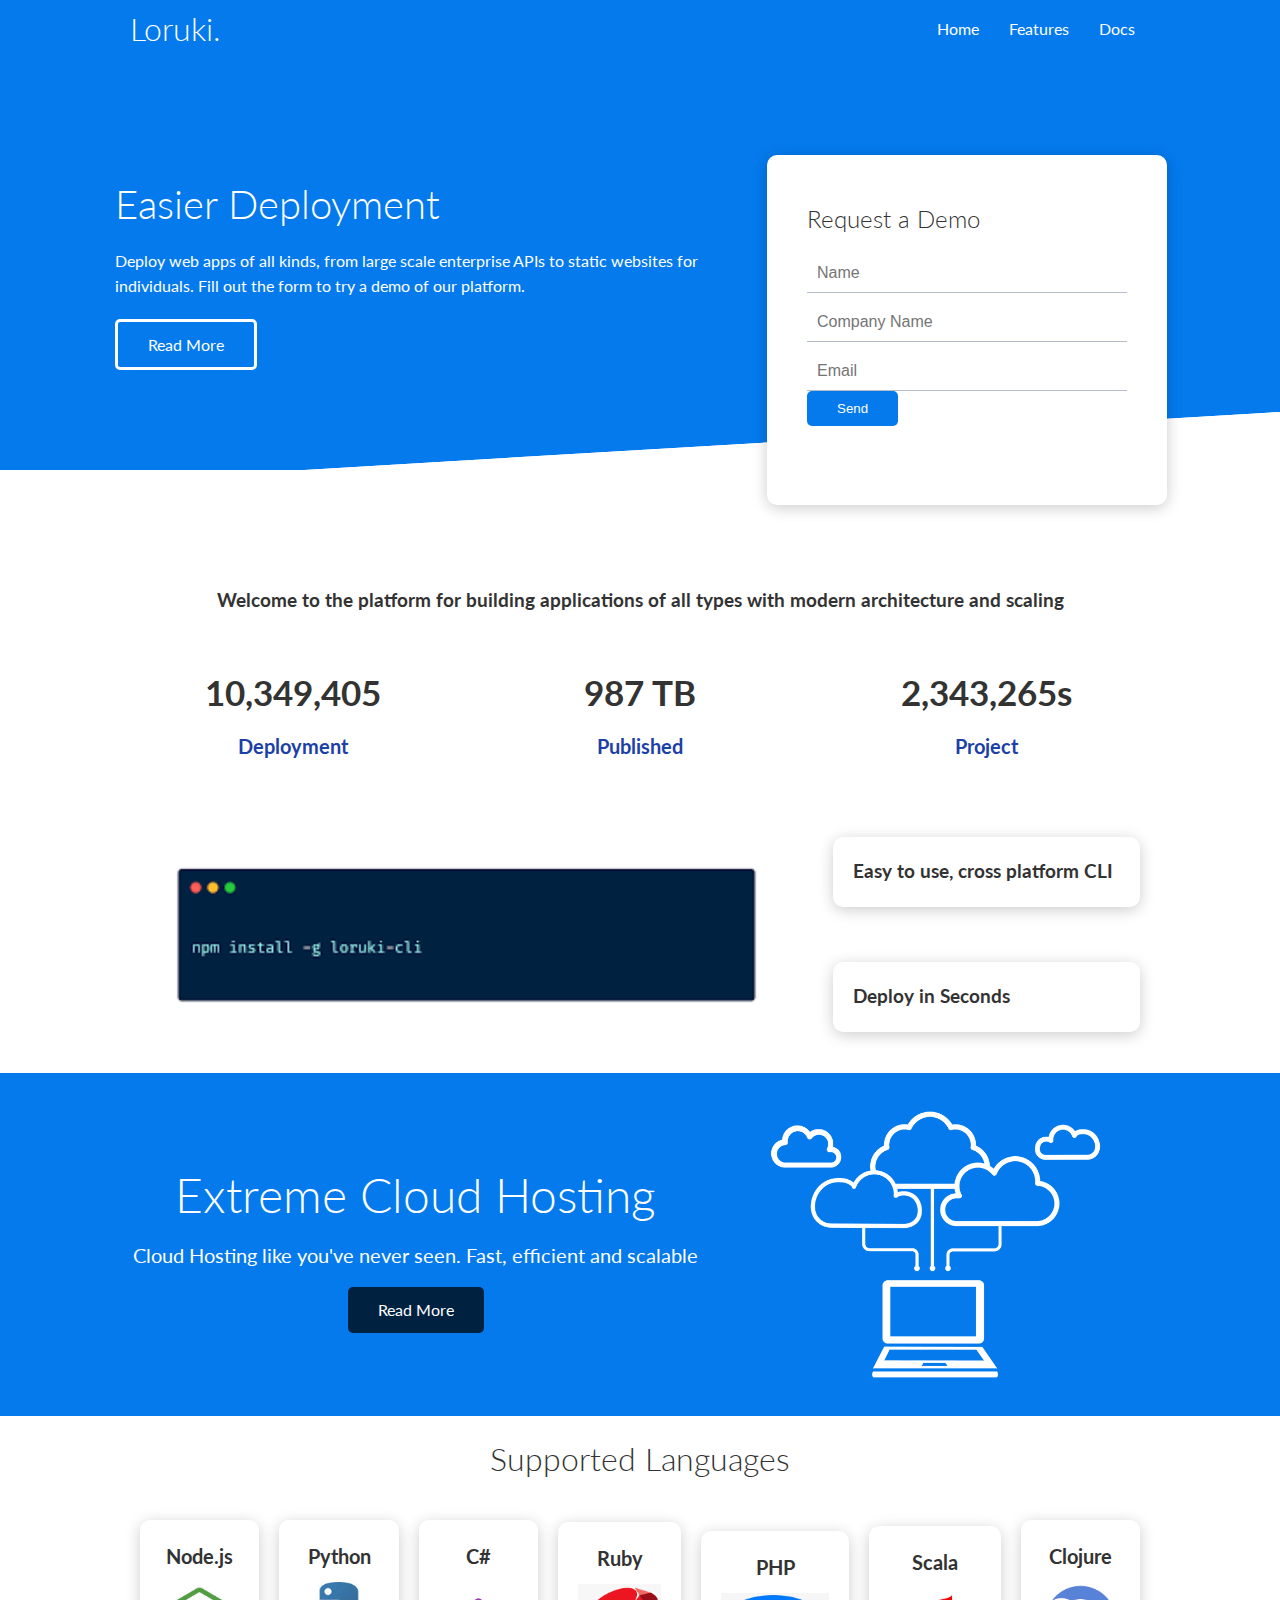
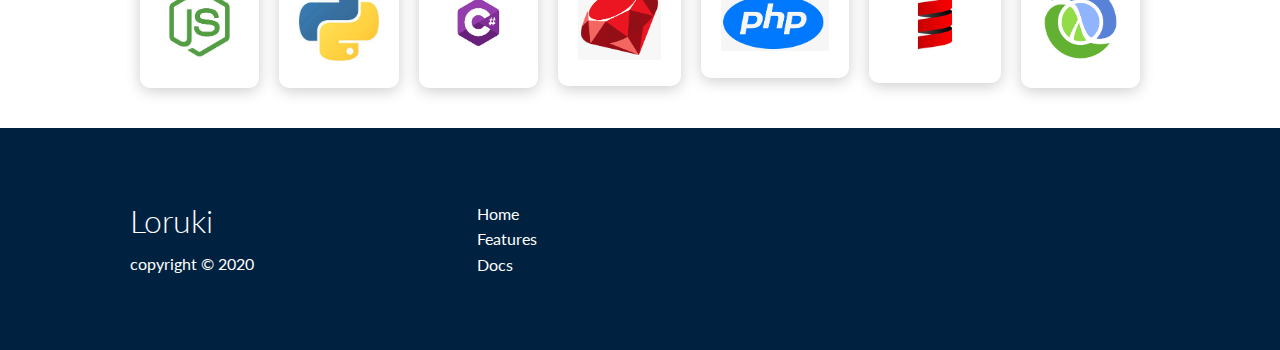
<file: index.html>
<!DOCTYPE html>
<html lang="en" dir="ltr">
  <head>
    <meta charset="utf-8">
    <meta name="viewport" content="width=device-width, initial-scale=1.0">

    <link rel="stylesheet" href="https://cdnjs.cloudflare.com/ajax/libs/font-awesome/5.15.1/css/all.min.css" integrity="sha512-+4zCK9k+qNFUR5X+cKL9EIR+ZOhtIloNl9GIKS57V1MyNsYpYcUrUeQc9vNfzsWfV28IaLL3i96P9sdNyeRssA==" crossorigin="anonymous" referrerpolicy="no-referrer" />
    
    <title>Loruki / cloud hosting For everyone</title>
    <link rel="stylesheet" href="css/styles.css">
    <link rel="stylesheet" href="css/basic_styles.css">
  </head>
  <body>
    <!--Nav bar-->
    <div class="navbar">
      <div class="container flex">
        <h1 class="logo">Loruki.</h1>
      <nav>
        <ul>
          <li><a href="index.html">Home</a></li>
          <li><a href="features.html">Features</a></li>
          <li><a href="docs.html">Docs</a></li>
        </ul>
      </nav>

      </div>
      
    </div>

    <!--Showcase-->
    <section class="showcase">
      <div class="container grid">
        <div class="showcase-text">
          <h1>Easier Deployment</h1>
          <p>Deploy web apps of all kinds, from large scale 
            enterprise APIs to static websites for individuals. Fill out the form to try a demo of our platform.
          </p>
          <a href="features.html" class="btn btn-outliine">Read More</a>
        </div>

        <div class="showcase-form card">
          <h2>Request a Demo</h2>
          <form>
            <div class="form-control">
              <input type="text" name="name" placeholder="Name" required>
            </div>

            <div class="form-control">
              <input type="text" name="company" placeholder="Company Name" required>
            </div>

            <div class="form-control">
              <input type="text" name="email" placeholder="Email" required>
            </div>

            <input type="submit" value="Send" class="btn btn-primary">
          </form>
        </div>
      </div>
    </section>

    <!--Stat-->
    <section class="stats">
      <div class="container">
        <h3 class="stats-heading text-center my-1">Welcome to the platform for building applications 
          of all types with modern architecture and scaling
        </h3>

        <div class="grid grid-3 text-center my-4">
          <div>
            <i class="fas fa-server fa-3x"></i>
            <h3>10,349,405</h3>
            <p class="text-secondary">Deployment</p>
          </div>
            
          <div>
            <i class="fas fa-upload fa-3x"></i>          
            <h3>987 TB</h3>
            <p class="text-secondary">Published</p>
          </div>
          <div>
            <i class="fas fa-project-diagram fa-3x"></i>          
            <h3>2,343,265s</h3>
            <p class="text-secondary">Project</p>
          </div>
  
        </div>
            
      </div>

    </section>

    <!--Cli-->
    <section class="cli">
      <div class="container grid">
        <img src="images/cli.png" alt="">
        <div class="card">
          <h3>Easy to use, cross platform CLI</h3> 
        </div>
        <div class="card">
          <h3>Deploy in Seconds</h3> 
        </div>
      </div>
    </section>

    <!--Cloud-->
    <section class="cloud bg-primary my-2 py-2">
      <div class="container grid">
        <div class="text-center">
          <h2 class="lg">Extreme Cloud Hosting</h2>
          <p class="lead my-1">Cloud Hosting like you've never seen. 
            Fast, efficient and scalable
          </p>
          <a href="features.html" class="btn btn-dark">Read More</a>
        </div>

        <img src="images/cloud (1).png" alt="">
      </div>
    </section>

    <!--languages-->
    <section class="languages">
        <h2 class="md text-center my-2">
          Supported Languages
        </h2>
        <div class="container flex">
          <div class="card">
            <h4>Node.js</h4>
            <img src="images/logo/node.jpg" alt="">
          </div>

          <div class="card">
            <h4>Python</h4>
            <img src="images/logo/python.jpg" alt="">
          </div>

          <div class="card">
            <h4>C#</h4>
            <img src="images/logo/csharp.png" alt="">
          </div>

          <div class="card">
            <h4>Ruby</h4>
            <img src="images/logo/ruby.png" alt="">
          </div>

          <div class="card">
            <h4>PHP</h4>
            <img src="images/logo/php.png" alt="">
          </div>

          <div class="card">
            <h4>Scala</h4>
            <img src="images/logo/scala.jpg" alt="">
          </div>

          <div class="card">
            <h4>Clojure</h4>
            <img src="images/logo/closure.png" alt="">
          </div>

        </div>
        

    </section>

    <!--Footer-->
    <footer class="footer bg-dark py-5">
      <div class="container grid grid-3">
        <div>
          <h1>Loruki</h1>
          <p>copyright &copy; 2020</p>
        </div>
        <nav>
          <ul>
            <li><a href="index.html">Home</a></li>
            <li><a href="features.html">Features</a></li>
            <li><a href="docs.html">Docs</a></li>
          </ul>
        </nav>

        <div class="social icons">
          <a href="#"><i class="fab fa-github fa-2x"></i></a>
          <a href="#"><i class="fab fa-facebook fa-2x"></i></a>
          <a href="#"><i class="fab fa-instagram fa-2x"></i></a>
          <a href="#"><i class="fab fa-twitter fa-2x"></i></a>
        </div>

      </div>
    </footer>


  </body>
</html>
</file>
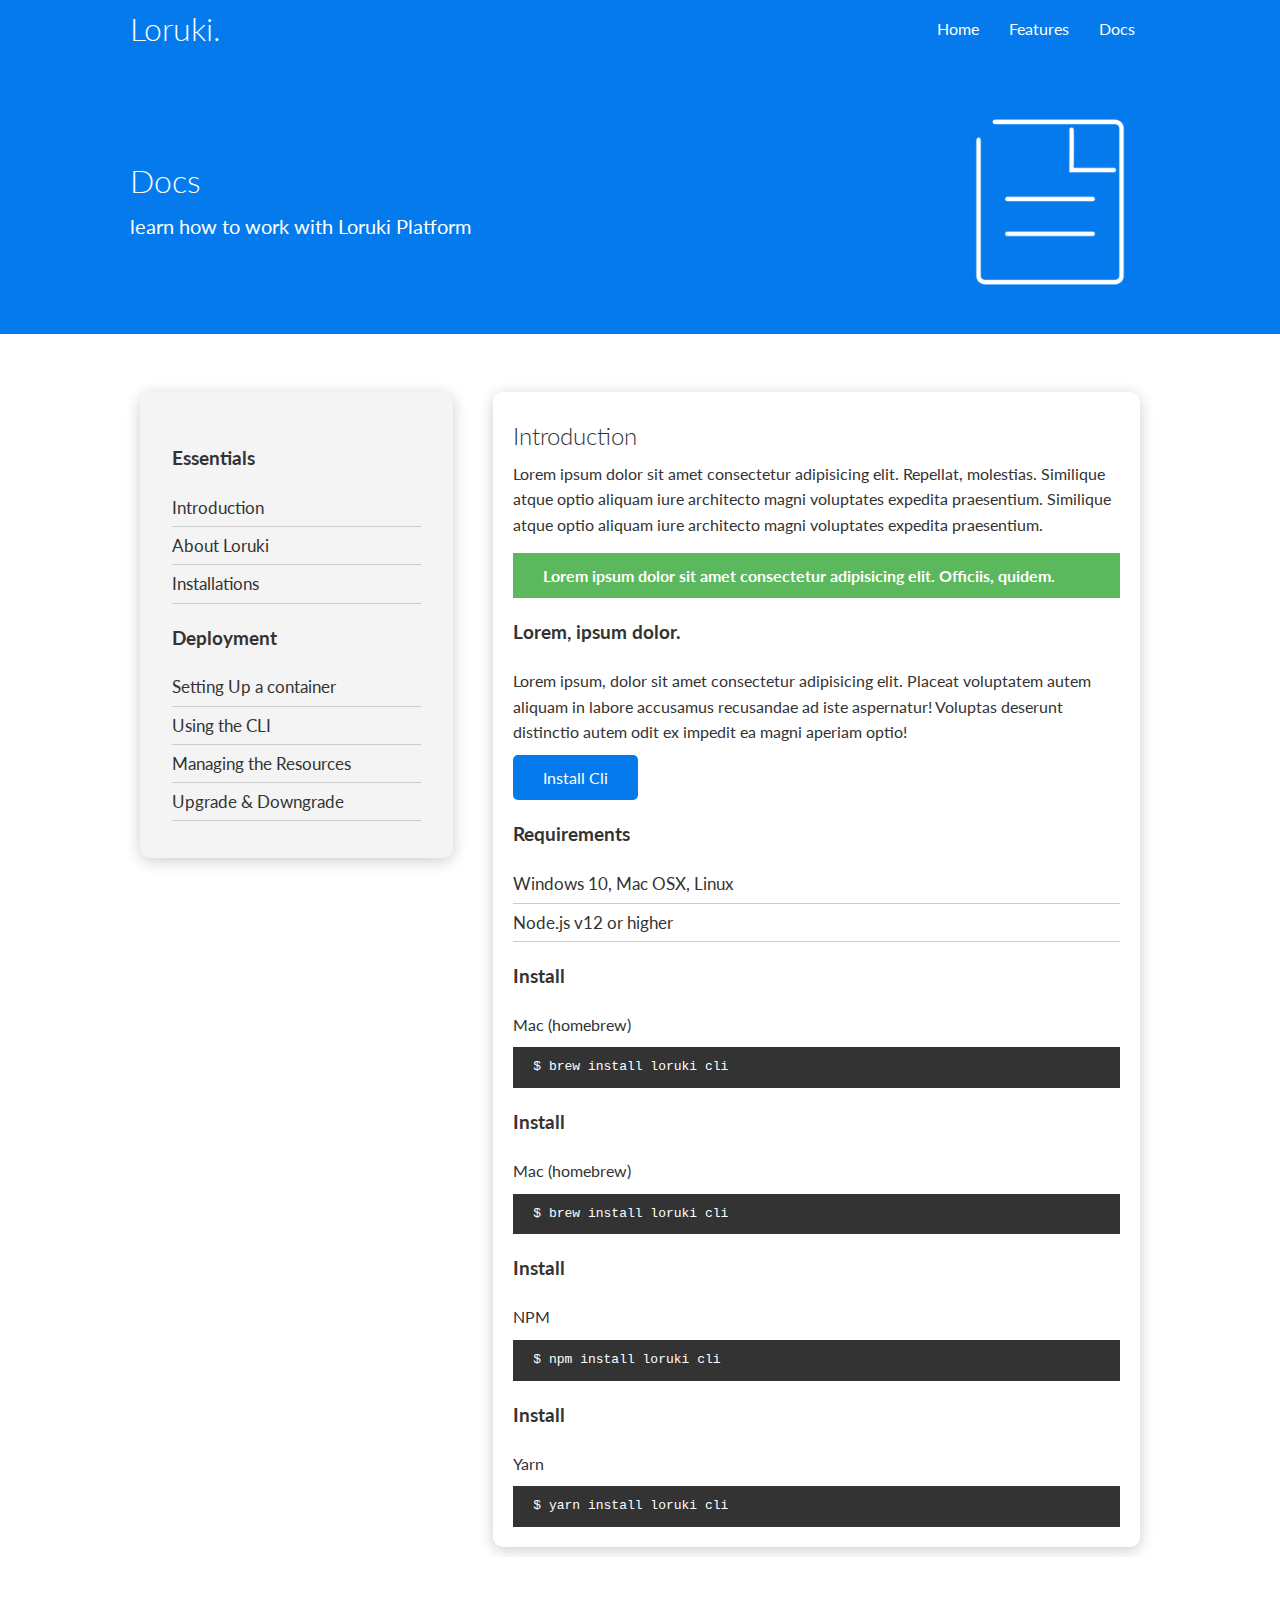
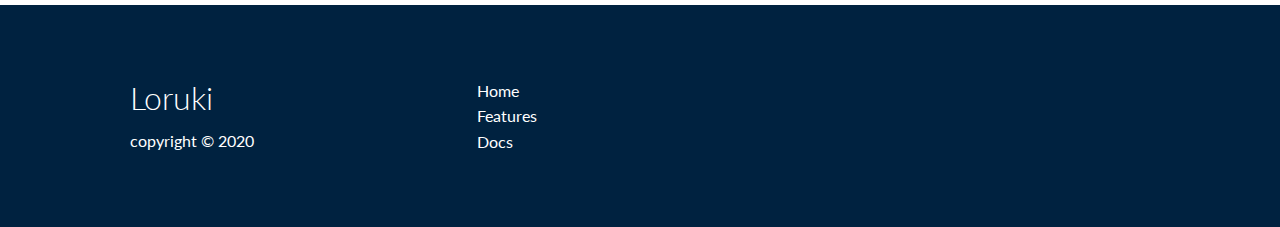
<file: docs.html>
<!DOCTYPE html>
<html lang="en" dir="ltr">
  <head>
    <meta charset="utf-8">
    <meta name="viewport" content="width=device-width, initial-scale=1.0">

    <link rel="stylesheet" href="https://cdnjs.cloudflare.com/ajax/libs/font-awesome/5.15.1/css/all.min.css" integrity="sha512-+4zCK9k+qNFUR5X+cKL9EIR+ZOhtIloNl9GIKS57V1MyNsYpYcUrUeQc9vNfzsWfV28IaLL3i96P9sdNyeRssA==" crossorigin="anonymous" referrerpolicy="no-referrer" />
    
    <title>Loruki / cloud hosting For everyone</title>
    <link rel="stylesheet" href="css/styles.css">
    <link rel="stylesheet" href="css/basic_styles.css">
  </head>
  <body>
    <!--Nav bar-->
    <div class="navbar">
      <div class="container flex">
        <h1 class="logo">Loruki.</h1>
      <nav>
        <ul>
          <li><a href="index.html">Home</a></li>
          <li><a href="features.html">Features</a></li>
          <li><a href="docs.html">Docs</a></li>
        </ul>
      </nav>

      </div>
      
    </div>

     <!--Head Area-->
     <section class="docs-head bg-primary py-3">
         <div class="container grid">
             <div>
                <h1 class="xl">Docs</h1>
                <p class="lead">
                    learn how to work with Loruki Platform
                </p>
             </div>

             <img src="images/docs.png" alt="">             
         </div>        

     </section>

     <!--Docs Main-->
     <section class="docs-main my-4">
         <div class="container grid">
             <div class="card bg-light p-3">
                 <h3 class="my-2">Essentials</h3>
                 <nav>
                     <ul>
                         <li><a href="">Introduction</a></li>
                         <li><a href="">About Loruki</a></li>
                         <li><a href="">Installations</a></li>
                     </ul>
                 </nav>

                 <h3 class="my-2">Deployment</h3>
                 <nav>
                     <ul>
                         <li><a href="">Setting Up a container</a></li>
                         <li><a href="">Using the CLI</a></li>
                         <li><a href="">Managing the Resources</a></li>
                         <li><a href="">Upgrade & Downgrade</a></li>
                     </ul>
                 </nav>
    
             </div>

             <div class="card">
                 <h2>Introduction</h2>
                 <p>Lorem ipsum dolor sit amet consectetur adipisicing elit. Repellat, molestias. 
                    Similique atque optio aliquam iure architecto magni voluptates expedita praesentium.
                    Similique atque optio aliquam iure architecto magni voluptates expedita praesentium.
                </p>

                <div class="alert alert-success">
                    <i class="fas fa-info"></i>Lorem ipsum dolor sit amet consectetur 
                    adipisicing elit. Officiis, quidem.
                </div>
                <h3>Lorem, ipsum dolor.</h3>
                <p>Lorem ipsum, dolor sit amet consectetur adipisicing elit. 
                    Placeat voluptatem autem aliquam in labore accusamus recusandae ad iste aspernatur! 
                    Voluptas deserunt distinctio autem odit ex impedit ea magni aperiam optio!
                </p>
                <a href="#" class="btn bt-primary">Install Cli</a>

                <h3>Requirements</h3>
                <ul>
                    <li><a href="">Windows 10, Mac OSX, Linux</a></li>
                    <li><a href=""> Node.js v12 or higher </a></li>
                </ul>

                <h3>Install</h3>
                <p>Mac (homebrew)</p>
                <pre><code>$ brew install loruki cli</code></pre>

                <h3>Install</h3>
                <p>Mac (homebrew)</p>
                <pre><code>$ brew install loruki cli</code></pre>

                <h3>Install</h3>
                <p>NPM</p>
                <pre><code>$ npm install loruki cli</code></pre>

                <h3>Install</h3>
                <p>Yarn</p>
                <pre><code>$ yarn install loruki cli</code></pre>

             </div>
         </div>

     </section>

     



    

    <!--Footer-->
    <footer class="footer bg-dark py-5">
      <div class="container grid grid-3">
        <div>
          <h1>Loruki</h1>
          <p>copyright &copy; 2020</p>
        </div>
        <nav>
          <ul>
            <li><a href="index.html">Home</a></li>
            <li><a href="features.html">Features</a></li>
            <li><a href="docs.html">Docs</a></li>
          </ul>
        </nav>

        <div class="social icons">
          <a href="#"><i class="fab fa-github fa-2x"></i></a>
          <a href="#"><i class="fab fa-facebook fa-2x"></i></a>
          <a href="#"><i class="fab fa-instagram fa-2x"></i></a>
          <a href="#"><i class="fab fa-twitter fa-2x"></i></a>


        </div>

      </div>
    </footer>


  </body>
</html>
</file>
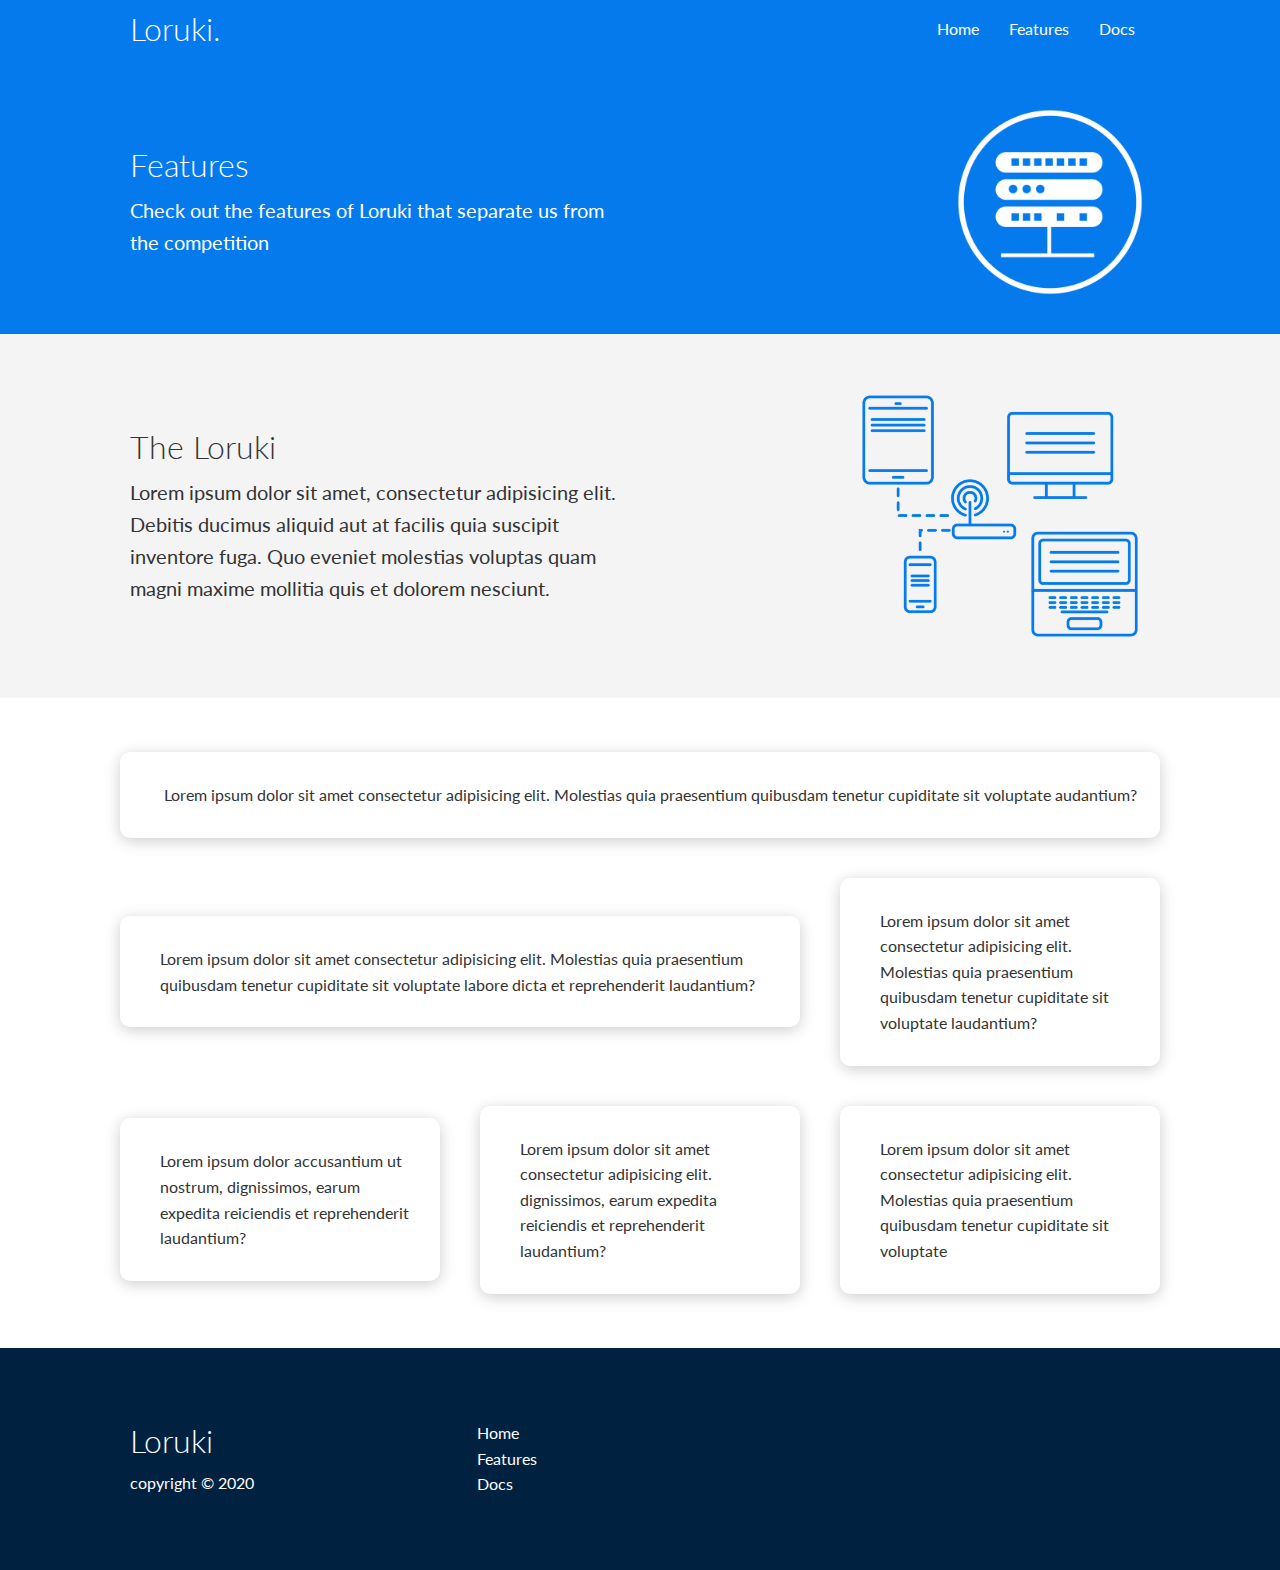
<file: features.html>
<!DOCTYPE html>
<html lang="en" dir="ltr">
  <head>
    <meta charset="utf-8">
    <meta name="viewport" content="width=device-width, initial-scale=1.0">

    <link rel="stylesheet" href="https://cdnjs.cloudflare.com/ajax/libs/font-awesome/5.15.1/css/all.min.css" integrity="sha512-+4zCK9k+qNFUR5X+cKL9EIR+ZOhtIloNl9GIKS57V1MyNsYpYcUrUeQc9vNfzsWfV28IaLL3i96P9sdNyeRssA==" crossorigin="anonymous" referrerpolicy="no-referrer" />
    
    <title>Loruki / cloud hosting For everyone</title>
    <link rel="stylesheet" href="css/styles.css">
    <link rel="stylesheet" href="css/basic_styles.css">
  </head>
  <body>
    <!--Nav bar-->
    <div class="navbar">
      <div class="container flex">
        <h1 class="logo">Loruki.</h1>
      <nav>
        <ul>
          <li><a href="index.html">Home</a></li>
          <li><a href="features.html">Features</a></li>
          <li><a href="docs.html">Docs</a></li>
        </ul>
      </nav>

      </div>
      
    </div>

     <!--Head Area-->
     <section class="features-head bg-primary py-3">
         <div class="container grid">
             <div>
                <h1 class="xl">Features</h1>
                <p class="lead">
                    Check out the features of Loruki that separate us from the competition
                </p>
             </div>

             <img src="images/server (1).png" alt="">             
         </div>        

     </section>

     <!--Sub head-->
     <div class="section features-sub-head bg-light py-3">
        <div class="container grid">
            <div>
               <h1 class="xl">The Loruki</h1>
               <p class="lead">
                 Lorem ipsum dolor sit amet, consectetur adipisicing 
                 elit. Debitis ducimus aliquid aut at facilis quia 
                 suscipit inventore fuga. Quo eveniet molestias 
                 voluptas quam magni maxime mollitia quis et dolorem 
                 nesciunt.  
               </p>
            </div>

            <img src="images/server2.png" alt="">             
        </div>    

     </div>

     <section class="features-main my-2" >
       <div class="container grid grid-3">
         <div class="card flex">
           <i class="fas fa-server fa-3x"></i>
           <p>Lorem ipsum dolor sit amet consectetur adipisicing elit. 
             Molestias quia praesentium quibusdam tenetur cupiditate sit voluptate 
             audantium?
            </p>

         </div>

         <div class="card flex">
          <i class="fas fa-database fa-3x"></i>
          <p>Lorem ipsum dolor sit amet consectetur adipisicing elit. 
            Molestias quia praesentium quibusdam tenetur cupiditate sit voluptate 
            labore dicta  et reprehenderit laudantium?
           </p>

        </div>

        <div class="card flex">
          <i class="fas fa-power-off fa-3x"></i>
          <p>Lorem ipsum dolor sit amet consectetur adipisicing elit. 
            Molestias quia praesentium quibusdam tenetur cupiditate sit voluptate 
            laudantium?
           </p>

        </div>

        <div class="card flex">
          <i class="fas fa-upload fa-3x"></i>
          <p>Lorem ipsum dolor accusantium ut nostrum, 
            dignissimos, earum expedita reiciendis et reprehenderit laudantium?
           </p>

        </div>

        <div class="card flex">
          <i class="fas fa-network-wired fa-3x"></i>
          <p>Lorem ipsum dolor sit amet consectetur adipisicing elit.       
            dignissimos, earum expedita reiciendis et reprehenderit laudantium?
           </p>

        </div>

        <div class="card flex">
          <i class="fas fa-laptop-code fa-3x"></i>
          <p>Lorem ipsum dolor sit amet consectetur adipisicing elit. 
            Molestias quia praesentium quibusdam tenetur cupiditate sit voluptate 
           </p>

        </div>

       </div>

     </section>


    

    <!--Footer-->
    <footer class="footer bg-dark py-5">
      <div class="container grid grid-3">
        <div>
          <h1>Loruki</h1>
          <p>copyright &copy; 2020</p>
        </div>
        <nav>
          <ul>
            <li><a href="index.html">Home</a></li>
            <li><a href="features.html">Features</a></li>
            <li><a href="docs.html">Docs</a></li>
          </ul>
        </nav>

        <div class="social icons">
          <a href="#"><i class="fab fa-github fa-2x"></i></a>
          <a href="#"><i class="fab fa-facebook fa-2x"></i></a>
          <a href="#"><i class="fab fa-instagram fa-2x"></i></a>
          <a href="#"><i class="fab fa-twitter fa-2x"></i></a>


        </div>

      </div>
    </footer>


  </body>
</html>
</file>
<file: css/styles.css>
@import url('https://fonts.googleapis.com/css2?family=Lato:wght@100;300&display=swap');

:root {
  --primary-color: #047aed;
  --secondary-color: #1c3fa8;
  --dark-color: #002240;
  --light-color: #f4f4f4;
  --success-color: #5cb85c;


}

*{
  box-sizing: border-box;
  padding: 0;
  margin: 0;
}

body{
  font-family: 'Lato', sans-serif;
  color: #333;
  line-height: 1.6;
}

a{
  text-decoration: none;
  color: #333;
}

h1, h2{
  font-weight: 300;
  line-height: 1.2;
  margin: 10px 0;
}

p{
  margin: 10px 0;
}

img{
  width: 100%;
}

/*Navbar*/
.navbar{
  background: var(--primary-color);
  color: #fff;
  height: 70px;
}

.navbar .flex{
  justify-content: space-between;
}

.navbar ul{
  display: flex;
  
}

.navbar a{
  color: #fff;
  padding: 10px;
  margin: 0 5px;
}

.navbar a:hover{
  border-bottom: 2px #fff solid;
   
}

/*Showcase*/
.showcase{
  height: 400px;
  background: var(--primary-color);
  color: #fff;
  position: relative;
}

.showcase h1{
  font-size: 40px;
  ;
}

.showcase p{
  margin: 20px 0;
}

.showcase .grid{
  grid-template-columns: 60% 40%;
  gap: 30px;
  overflow: visible;

}

.showcase-text{
  animation: SlideInFromleft 1s ease-in;
}

.card{
  background-color: #fff;
  border-radius: 10px;
  box-shadow: 0 3px 15px rgba(0, 0, 0, 0.2);
  padding: 20px;
  margin: 10px;
  color: #333;
  
}

.showcase-form{
  position: relative;
  top: 60px;
  height: 350px;
  width: 400px;
  padding: 40px;
  z-index: 100;
  animation: SlideInFromright 1s ease-in;
}
}

.showcase-form .form-control{
  margin: 30px 0;

}

.showcase-form input[type='text'], .showcase-form input[type='email']{
  border: 0;
  border-bottom: 1px solid #b4becb;
  width: 100%;
  padding: 10px;
  font-size: 16px;
  margin-top: 10px;
}


.showcase::before, .showcase::after{
  content: 'God is good';
  position: absolute;
  height: 100px;
  bottom: -80px;
  right: 0;
  left: 0;
  background-color:#fff;
  -webkit-transform: skewY(-3.4deg);
  -moz-transform: skewY(-3.4deg);
  -ms-transform: skewY(-3.4deg);
}

/*stats*/
.stats{
  padding-top: 100px;
  animation: SlideInFrombottom 1s ease-in;
}
}

.stats-heading{
  max-width: 500px;
  margin: auto;
}

.stats .grid h3{
  font-size: 35px;
}

.stats .grid p{
  font-size: 20px;
  font-weight: bold;
}

/*CLI*/
.cli .grid{
  grid-template-columns: repeat(3, 1fr);
}

.cli .grid>*:first-child{
  grid-column: 1/span 2;
  grid-row: 1 / span 2;
}

ul{
  list-style-type: none;
}

/*Cloud*/
.cloud .grid{
  grid-template-columns: 4fr 3fr;
}

/*languages .flex*/
.languages .card{
  text-align: center;
  margin: 18px 10px 40px;
  transition: transform 0.2s ease-in;
}

.languages .card h4{
  font-size: 20px;
  margin-bottom: 10px;
}

.languages .card:hover{
 transform: translateY(-15px)
}


/*features*/
.features-head img, .docs-head img{
  width: 200px;
  justify-self: flex-end;
}

.features-sub-head img{
  width: 300px;
  justify-self: flex-end;
}

.features-main .card>i{
  margin-right: 20px;
}

.features-main .grid{
  padding: 20px;

}

.features-main .grid>*:first-child{
  grid-column: 1/span 3;
}


.features-main .grid>*:nth-child(2){
  grid-column: 1/span 2;
}

/*docs*/
.docs-main h3{
  margin: 20px 0;
}

.docs-main .grid{
  grid-template-columns: 1fr 2fr;
  align-items: flex-start;
}

.docs-main ul li{
  font-size: 17px;
  padding-bottom: 5px;
  margin-bottom: 5px;
  border-bottom: 1px #ccc solid;
}

.docs-main a:hover{
  font-weight: bold;
}

pre, code{
  background: #333;
  color: white;
  padding: 10px;
}


/*footer*/
.footer .social a{
  margin: 0 10px;
}

/*Animations*/
@keyframes SlideInFromleft {
  0%{
    transform: translateX(-100%);
  }

  100%{
    transform: translateX(0);
  }
  
}

@keyframes SlideInFromright {
  0%{
    transform: translateX(100%);
  }

  100%{
    transform: translateX(0);
  }
  
}

@keyframes SlideInFromtop {
  0%{
    transform: translateY(-100%);
  }

  100%{
    transform: translateX(0);
  }
  
}

@keyframes SlideInFrombottom {
  0%{
    transform: translateY(100%);
  }

  100%{
    transform: translateX(0);
  }
  
}

/*Tablets and under*/
@media(max-width:750px){
  .grid,
  .showcase .grid,
  .stats .grid,
  .cli .grid,
  .cloud .grid, .features-main .grid, 
  .docs-main .grid,{
    grid-template-columns: 1fr;
    grid-template-rows: 1fr;
  }

  .showcase{
    height: auto;

  }

  .showcase-text{
    text-align: center;
    margin-top: 40px;
  }


  .showcase-form{
    justify-self: center;
    margin:auto;
  }

  .cli .grid > *:first-child{
    grid-column: 1;
    grid-row: 1;
  }

  .features-head, .features-sub-head, .docs-head{
    text-align: center;
  }

  .features-head img, .features-sub-head img, .docs-head img{
    justify-self: center;
  }

  .features-main .grid> *:first-child,
  .features-main .grid> *:nth-child(2){
    grid-column: 1;
  }


}

/*Moble*/
@media(max-width:500px){
  .navbar{
    height: 110px;
  }

  .navbar .flex{
    flex-direction: column;
  }

  .navbar ul{
    padding: 10px;
    background-color: rgba(0, 0, 0, 0.1);
  }

}
</file>
<file: css/basic_styles.css>
.btn{
    display: inline-block;
    padding: 10px 30px;
    cursor: pointer;
    background-color: var(--primary-color);
    color: white;
    border: none;
    border-radius: 5px;
  }
  
.btn-outliine{
background-color: transparent;
border: 3px #fff solid;
}

.btn:hover{
transform: scale(.99);
}



/*backgrounds & colored buttons*/
.bg-primary, .btn-primary{
    background-color: var(--primary-color);
    color: #fff;
}

.bg-secondary, .btn-secondary{
    background-color: var(--secondary-color);
    color:#fff;
}

.bg-dark, .btn-dark{
background-color: var(--dark-color);
color:#fff;
}

.bg-light, .btn-light{
    background-color: var(--light-color);
    color: #333;
}

.bg-primary a, .btn-primary a,
.bg-secondary a, .btn-secondary a,
.bg-dark a, .btn-dark a{
    color: #fff;
}

.text-center{
    text-align: center;

}

/*text*/
.text-primary{
   color: var(--primary-color);
   ;
}

.text-secondary{
  color: var(--secondary-color);
   
}

.text-dark{
    color: var(--dark-color);

}

.text-light{
    color: var(--light-color);
   
}

/*alert*/
.alert{
    background-color: var(--light-color);
    padding: 10px 20px;
    font-weight: bold;
    margin: 15px 0;
}

.alert i{
    margin-right:10px;
}

.alert-success{
    background-color: var(--success-color);
    color:#fff;
       
}

.alert-error{
    background-color: red;
    color: white;
}

/*textsizes*/
.lead{
    font-size: 20px;
}

.sm{
    font-size:1rem;
}

.md{
    font-size: 2rem;
}

.lg{
    font-size: 3rem;
}

.container {
max-width: 1100px;
margin: 0 auto;
overflow: auto;
padding: 0 40px;
}

.flex{
display: flex;
justify-content: center;
align-items: center;
}

.grid{
display: grid;
grid-template-columns: repeat(2, 1fr);
gap: 20px;
justify-content: center;
align-items: center;
height: 100%;

}

.grid-3{
grid-template-columns: repeat(3, 1fr);
}

/*margin*/
.m-1{
    margin: 1rem;
}

.m-2{
    margin: 1.5rem;
}

.m-3{
    margin: 2rem;
}

.m-4{
margin: 3rem;
}

.m-5{
    margin: 4rem;
}

.my-1{
    margin: 1rem 0;
}

.my-2{
    margin: 1.5rem 0;
}

.my-3{
    margin: 2rem 0;
}

.my-4{
margin: 3rem 0;
}

.my-5{
    margin: 4rem;
}

/*padding*/
.py-1{
    padding: 1rem 0;
}

.py-2{
    padding: 1.5rem 0;
}

.py-3{
    padding: 2rem 0;
}

.py-4{
    padding: 3rem 0;
}

.py-5{
    padding: 4rem 0;
}

.p-1{
    padding: 1rem;
}

.p-2{
    padding: 1.5rem;
}

.p-3{
    padding: 2rem;
}

.p-4{
    padding: 3rem;
}

.p-5{
    padding: 4rem;
}
</file>
